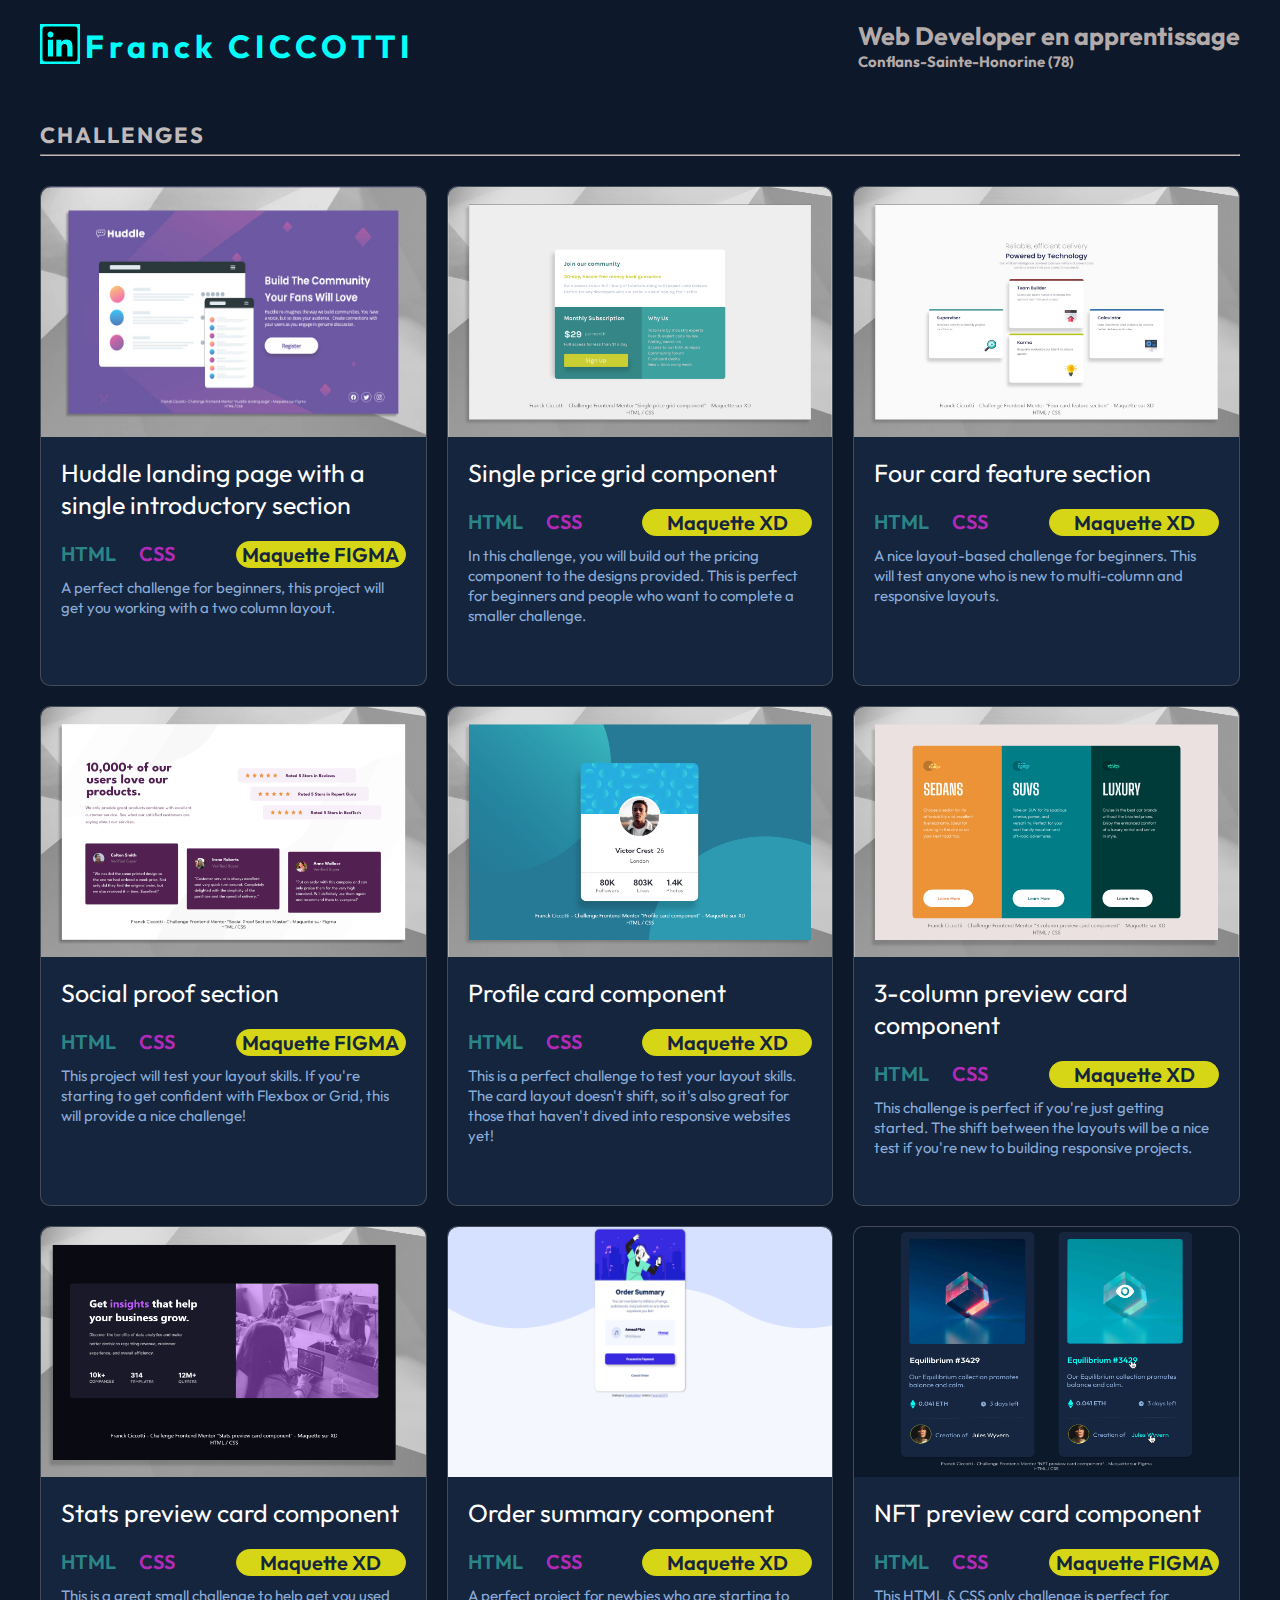
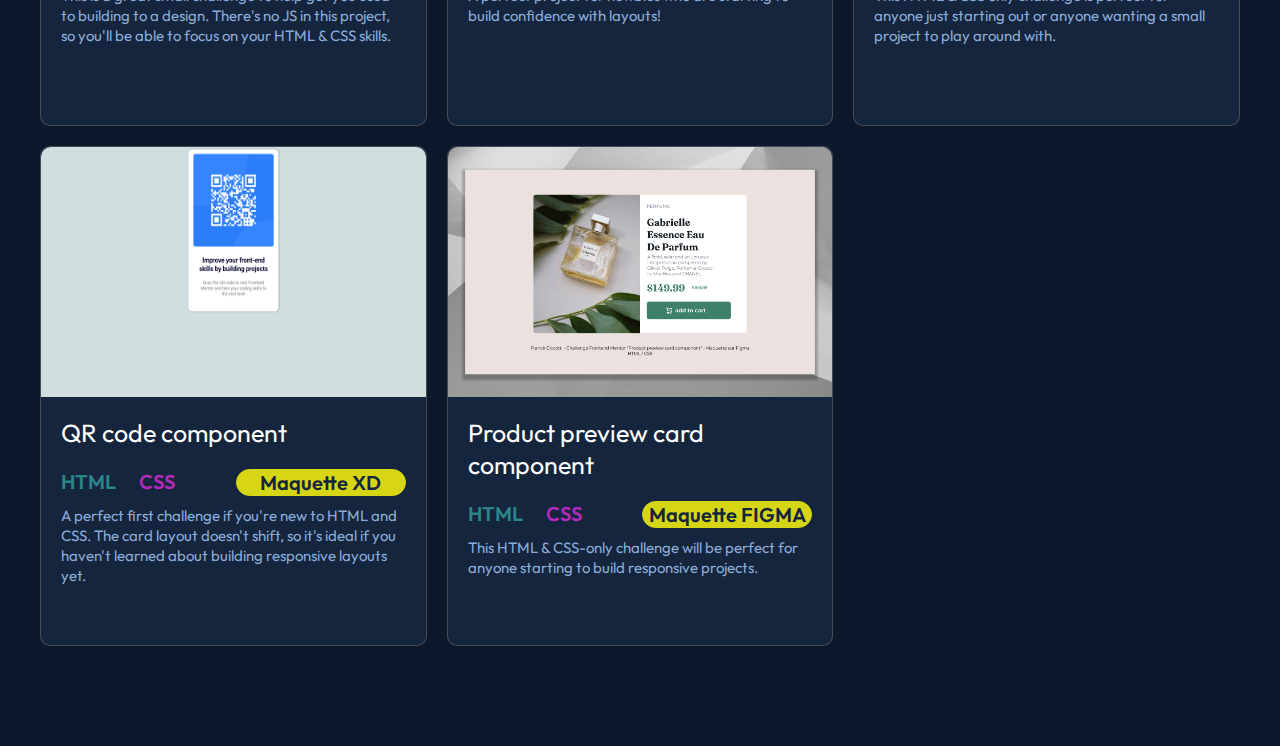
<file: index.html>
<!DOCTYPE html>
<html lang="en">
<head>
    <meta charset="UTF-8">
    <meta http-equiv="X-UA-Compatible" content="IE=edge">
    <meta name="viewport" content="width=device-width, initial-scale=1.0">
    
    <!-- <link rel="stylesheet" href="https://cdnjs.cloudflare.com/ajax/libs/font-awesome/6.1.2/css/all.min.css"> -->

    <link rel="icon" type="image/png" sizes="32x32" href="./Medias/github_logo_icon_147285.png">
    <link rel="stylesheet" href="./index.css">
    <title>Web Dev Franck CICCOTTI</title>
</head>
<body">

    <!-- HEADER -->
    <header>
        <span class="head">
            <a href="https://www.linkedin.com/in/franck-ciccotti/" target="_blank">
                <svg xmlns="http://www.w3.org/2000/svg" viewBox="0 0 448 512"><!--! Font Awesome Pro 6.1.2 by @fontawesome - https://fontawesome.com License - https://fontawesome.com/license (Commercial License) Copyright 2022 Fonticons, Inc. --><path d="M416 32H31.9C14.3 32 0 46.5 0 64.3v383.4C0 465.5 14.3 480 31.9 480H416c17.6 0 32-14.5 32-32.3V64.3c0-17.8-14.4-32.3-32-32.3zM135.4 416H69V202.2h66.5V416zm-33.2-243c-21.3 0-38.5-17.3-38.5-38.5S80.9 96 102.2 96c21.2 0 38.5 17.3 38.5 38.5 0 21.3-17.2 38.5-38.5 38.5zm282.1 243h-66.4V312c0-24.8-.5-56.7-34.5-56.7-34.6 0-39.9 27-39.9 54.9V416h-66.4V202.2h63.7v29.2h.9c8.9-16.8 30.6-34.5 62.9-34.5 67.2 0 79.7 44.3 79.7 101.9V416z"/></svg>
            </a>

            <a href="https://www.linkedin.com/in/franck-ciccotti/" target="_blank"> 
            <h1>Franck CICCOTTI</h1></a>
        </span>
        <span>
            <h2>Web Developer en apprentissage</h2>
            <h2 class="ville">Conflans-Sainte-Honorine (78)</h2>
        </span>
    </header>

    <!-- NAV -->
    <nav>
        <a href="https://www.frontendmentor.io/challenges?difficulties=1&types=free" target="_blank" >
        <h3>Challenges</h3></a>
        <hr>
    </nav>

    <main>

        <!-- CHALLENGE 11 -->
        <section>
            <div class="card">
                <a href="./Projets/Challenges/11. Huddle landing page/11huddle-landing-page.html" target="_blank"> <img src="./Projets/Maquettes Web Challenges/11. Huddle landing page1024_1.jpg" alt="Huddle landing page with a single introductory section">
                </a> 
            </div>
            <span class="bloc-text">
                <a href="./Projets/Challenges/11. Huddle landing page/11huddle-landing-page.html" target="_blank">
                    <h1 class="title">Huddle landing page with a single introductory section</h1>
                </a>
                <span class="html-css">
                    <span>
                        <span class="green">HTML</span>
                        <span class="pink">CSS</span>
                    </span>
                    <a href="./Projets/Maquettes Web Challenges/11. Huddle landing page1024_1.jpg" target="_blank" class="maquette">Maquette FIGMA</a>
                </span>
                <p>A perfect challenge for beginners, this project will get you working with a two column layout.</p>
            </span>
        </section>

        <!-- CHALLENGE 10 -->
        <section>
            <div class="card">
                <a href="./Projets/Challenges/10. Single price grid component/10single-price-grid-component.html" target="_blank"> <img src="./Projets/Maquettes Web Challenges/10. Single price grid component.jpg" alt="Single price grid component">
                </a> 
            </div>
            <span class="bloc-text">
                <a href="./Projets/Challenges/10. Single price grid component/10single-price-grid-component.html" target="_blank">
                    <h1 class="title">Single price grid component</h1>
                </a>
                <span class="html-css">
                    <span>
                        <span class="green">HTML</span>
                        <span class="pink">CSS</span>
                    </span>
                    <a href="./Projets/Maquettes Web Challenges/10. Single price grid component.jpg" target="_blank" class="maquette">Maquette XD</a>
                </span>
                <p>In this challenge, you will build out the pricing component to the designs provided. This is perfect for beginners and people who want to complete a smaller challenge.</p>
            </span>
        </section>

        <!-- CHALLENGE 09 -->
        <section>
            <div class="card">
                <a href="./Projets/Challenges/09. Four card feature section/09four-card-feature-section.html" target="_blank"> <img src="./Projets/Maquettes Web Challenges/09. Four card feature section.jpg" alt="Four card feature section">
                </a> 
            </div>
            <span class="bloc-text">
                <a href="./Projets/Challenges/09. Four card feature section/09four-card-feature-section.html" target="_blank">
                    <h1 class="title">Four card feature section</h1>
                </a>
                <span class="html-css">
                    <span>
                        <span class="green">HTML</span>
                        <span class="pink">CSS</span>
                    </span>
                    <a href="./Projets/Maquettes Web Challenges/09. Four card feature section.jpg" target="_blank" class="maquette">Maquette XD</a>
                </span>
                <p>A nice layout-based challenge for beginners. This will test anyone who is new to multi-column and responsive layouts.</p>
            </span>
        </section>

        <!-- CHALLENGE 08 -->
        <section>
            <div class="card">
                <a href="./Projets/Challenges/08. Social proof section/08size-social-proof-section.html" target="_blank"> <img src="./Projets/Maquettes Web Challenges/08. Social Proof Section.jpg" alt="Social proof section">
                </a> 
            </div>
            <span class="bloc-text">
                <a href="./Projets/Challenges/08. Social proof section/08size-social-proof-section.html" target="_blank">
                    <h1 class="title">Social proof section</h1>
                </a>
                <span class="html-css">
                    <span>
                        <span class="green">HTML</span>
                        <span class="pink">CSS</span>
                    </span>
                    <a href="./Projets/Maquettes Web Challenges/08. Social Proof Section.jpg" target="_blank" class="maquette">Maquette FIGMA</a>
                </span>
                <p>This project will test your layout skills. If you're starting to get confident with Flexbox or Grid, this will provide a nice challenge!</p>
            </span>
        </section>

        <!-- CHALLENGE 07 -->
        <section>
            <div class="card">
                <a href="./Projets/Challenges/07. Profile card component/07profile-card-component.html" target="_blank"> <img src="./Projets/Maquettes Web Challenges/07. Profile card component.jpg" alt="Profile card component">
                </a> 
            </div>
            <span class="bloc-text">
                <a href="./Projets/Challenges/07. Profile card component/07profile-card-component.html" target="_blank">
                    <h1 class="title">Profile card component</h1>
                </a>
                <span class="html-css">
                    <span>
                        <span class="green">HTML</span>
                        <span class="pink">CSS</span>
                    </span>
                    <a href="./Projets/Maquettes Web Challenges/07. Profile card component.jpg" target="_blank" class="maquette">Maquette XD</a>
                </span>
                <p>This is a perfect challenge to test your layout skills. The card layout doesn't shift, so it's also great for those that haven't dived into responsive websites yet!</p>
            </span>
        </section>

        <!-- CHALLENGE 06 -->
        <section>
            <div class="card">
                <a href="./Projets/Challenges/06. 3 column preview card component/06-3column-preview-card.html" target="_blank"> <img src="./Projets/Maquettes Web Challenges/06. 3 column preview card component.jpg" alt="3-column preview card component">
                </a> 
            </div>
            <span class="bloc-text">
                <a href="./Projets/Challenges/06. 3 column preview card component/06-3column-preview-card.html" target="_blank">
                    <h1 class="title">3-column preview card component</h1>
                </a>
                <span class="html-css">
                    <span>
                        <span class="green">HTML</span>
                        <span class="pink">CSS</span>
                    </span>
                    <a href="./Projets/Maquettes Web Challenges/06. 3 column preview card component.jpg" target="_blank" class="maquette">Maquette XD</a>
                </span>
                <p>This challenge is perfect if you're just getting started. The shift between the layouts will be a nice test if you're new to building responsive projects.</p>
            </span>
        </section>

        <!-- CHALLENGE 05 -->
        <section>
            <div class="card">
                <a href="./Projets/Challenges/05. Stats preview card component/05stats-preview-card-component.html" target="_blank"> <img src="./Projets/Maquettes Web Challenges/05. Stats preview card component.jpg" alt="Stats preview card component">
                </a> 
            </div>
            <span class="bloc-text">
                <a href="./Projets/Challenges/05. Stats preview card component/05stats-preview-card-component.html" target="_blank">
                    <h1 class="title">Stats preview card component</h1>
                </a>
                <span class="html-css">
                    <span>
                        <span class="green">HTML</span>
                        <span class="pink">CSS</span>
                    </span>
                    <a href="./Projets/Maquettes Web Challenges/05. Stats preview card component.jpg" target="_blank" class="maquette">Maquette XD</a>
                </span>
                <p>This is a great small challenge to help get you used to building to a design. There's no JS in this project, so you'll be able to focus on your HTML & CSS skills.</p>
            </span>
        </section>

        <!-- CHALLENGE 04 -->
        <section>
            <div class="card">
                <a href="./Projets/Challenges/04. Order summary component/04order-summary-component.html" target="_blank"> <img src="./Projets/Maquettes Web Challenges/04. Order summary component.png" alt="Order summary component">
                </a> 
            </div>
            <span class="bloc-text">
                <a href="./Projets/Challenges/04. Order summary component/04order-summary-component.html" target="_blank">
                    <h1 class="title">Order summary component</h1>
                </a>
                <span class="html-css">
                    <span>
                        <span class="green">HTML</span>
                        <span class="pink">CSS</span>
                    </span>
                    <a href="./Projets/Maquettes Web Challenges/04. Order summary component.png" target="_blank" class="maquette">Maquette XD</a>
                </span>
                <p>A perfect project for newbies who are starting to build confidence with layouts!</p>
            </span>
        </section>

        <!-- CHALLENGE 03 -->
        <section>
            <div class="card">
                <a href="./Projets/Challenges/03. NFT preview card component/03nft-preview-card-component.html" target="_blank"> <img src="./Projets/Maquettes Web Challenges/03. NFT preview card component.jpg" alt="NFT preview card component">
                </a> 
            </div>
            <span class="bloc-text">
                <a href="./Projets/Challenges/03. NFT preview card component/03nft-preview-card-component.html" target="_blank">
                    <h1 class="title">NFT preview card component</h1>
                </a>
                <span class="html-css">
                    <span>
                        <span class="green">HTML</span>
                        <span class="pink">CSS</span>
                    </span>
                    <a href="./Projets/Maquettes Web Challenges/03. NFT preview card component.jpg" target="_blank" class="maquette">Maquette FIGMA</a>
                </span>
                <p>This HTML & CSS only challenge is perfect for anyone just starting out or anyone wanting a small project to play around with.</p>
            </span>
        </section>

        <!-- CHALLENGE 02 -->
        <section>
            <div class="card">
                <a href="./Projets/Challenges/02. QR code component/02qr-code-component.html" target="_blank"> <img src="./Projets/Maquettes Web Challenges/02. QR code component.png" alt="QR code component">
                </a> 
            </div>
            <span class="bloc-text">
                <a href="./Projets/Challenges/02. QR code component/02qr-code-component.html" target="_blank">
                    <h1 class="title">QR code component</h1>
                </a>
                <span class="html-css">
                    <span>
                        <span class="green">HTML</span>
                        <span class="pink">CSS</span>
                    </span>
                    <a href="./Projets/Maquettes Web Challenges/02. QR code component.png" target="_blank" class="maquette">Maquette XD</a>
                </span>
                <p>A perfect first challenge if you're new to HTML and CSS. The card layout doesn't shift, so it's ideal if you haven't learned about building responsive layouts yet.</p>
            </span>
        </section>

        <!-- CHALLENGE 01 -->
        <section>
            <div class="card">
                <a href="./Projets/Challenges/01. Product preview card component/01product-preview-card-component.html" target="_blank"> <img src="./Projets/Maquettes Web Challenges/01. Product preview card component.jpg" alt="Product preview card component">
                </a> 
            </div>
            <span class="bloc-text">
                <a href="./Projets/Challenges/01. Product preview card component/01product-preview-card-component.html" target="_blank">
                    <h1 class="title">Product preview card component</h1>
                </a>
                <span class="html-css">
                    <span>
                        <span class="green">HTML</span>
                        <span class="pink">CSS</span>
                    </span>
                    <a href="./Projets/Maquettes Web Challenges/01. Product preview card component.jpg" target="_blank" class="maquette">Maquette FIGMA</a>
                </span>
                <p>This HTML & CSS-only challenge will be perfect for anyone starting to build responsive projects.</p>
            </span>
        </section>






    </main>

    <footer></footer>

    <!-- <img src="./Images/img1.jpg" alt="une image aléatoire"> -->
</body>
</html>
</file>
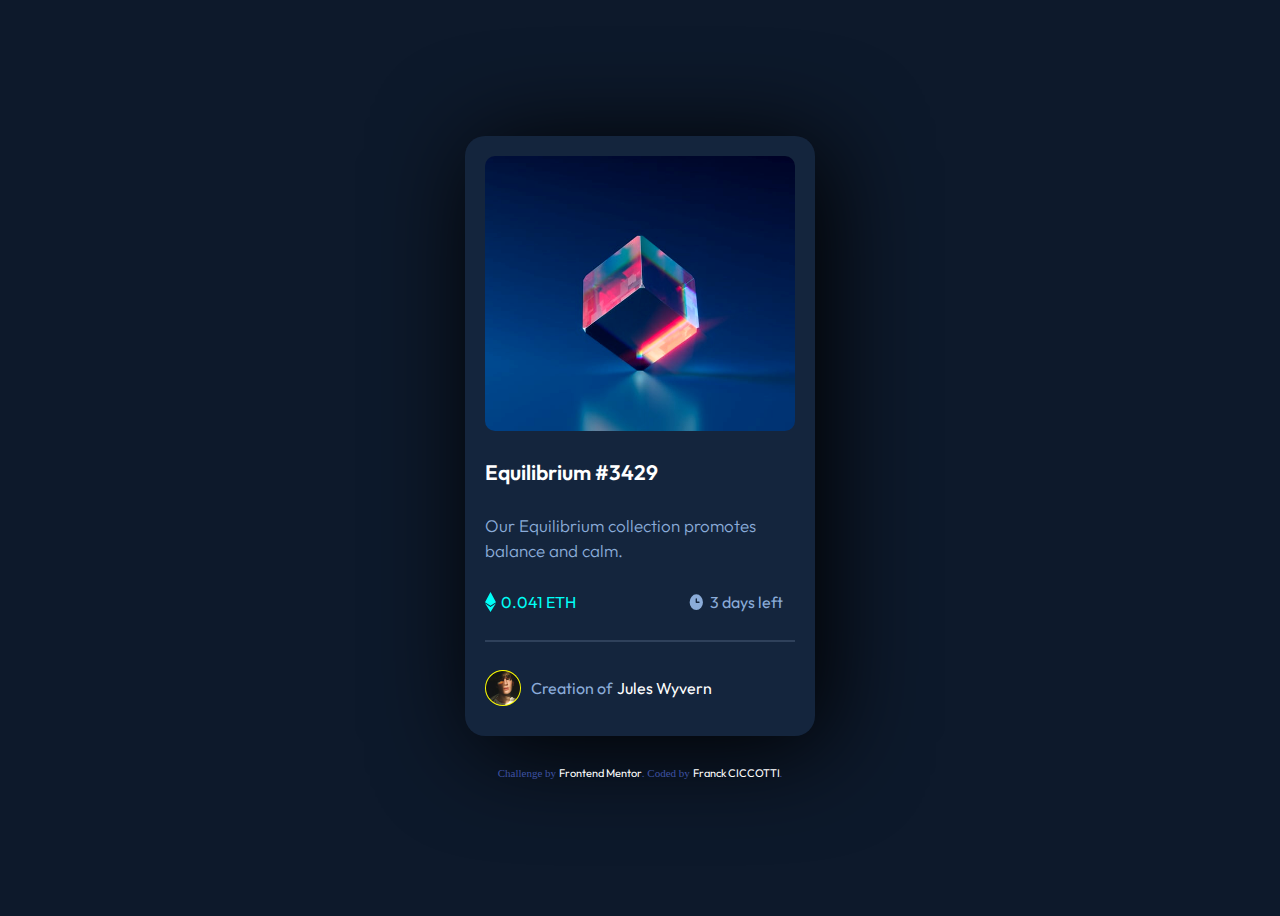
<file: Projets/Challenges/03. NFT preview card component/03nft-preview-card-component.html>
<!DOCTYPE html>
<html lang="en">
<head>
  <meta charset="UTF-8">
  <meta name="viewport" content="width=device-width, initial-scale=1.0"> <!-- displays site properly based on user's device -->

  <link rel="icon" type="image/png" sizes="32x32" href="./images/favicon-32x32.png">
  <link rel="stylesheet" href="./nft-preview-card-component.css">
  
  <title>03 Challenge FM | NFT preview card component</title>

  <!-- Feel free to remove these styles or customise in your own stylesheet 👍 -->
  <style>
    .attribution { font-size: 11px; text-align: center; color: hsl(228, 45%, 44%); }
    .attribution a { color: hsl(228, 45%, 44%); color: white; }
  </style>
</head>
<body>

  <!-- LE CHALLENGE -->
  <div class="challenge">

    <!-- PARTIE 1 IMAGE LIEN -->
      <a href="#" class="image-equilibrium"></a>

    <!-- PARTIE 2 TEXT -->

      <!-- TITLE LIEN -->

      <h1>
        <a href="#">Equilibrium #3429</a>
      </h1>

      <!-- TEXT -->
      <p class="our-equilibrium">Our Equilibrium collection promotes balance and calm.</p>

      <!-- BLOC NUMBERS -->
      <div class="numbers">
        <div class="bloc-number01">
          <img src="./Images/icon-ethereum.svg" alt="icon ethereum" class="icon-ethereum">
          <p class="number1">0.041 ETH</p>
        </div>
        <div class="bloc-number02">
          <img src="./Images/icon-clock.svg" alt="icon clock" class="icon-clock">
          <P class="number2">3 days left</P>
        </div>
      </div>
    
      <!-- LINE -->
      <hr>

      <!-- CREATOR -->
      <div class="creator">
        <!-- BLOC AVATAR AVEC UNE BORDURE DORE -->
        <div id="bloc-avatar">
          <div id="cercle"> </div>
          <img src="./Images/image-avatar.png" alt="image-avatar" id="image-avatar">
        </div>
        <!-- TEXT -->
        <p class="creation">Creation of</p>
        <!-- LIEN JULES WYVERN -->
        <a href="#" class="jules">Jules Wyvern</a>
      </div>
        
  </div>
  
  <div class="attribution">
    Challenge by <a href="https://www.frontendmentor.io?ref=challenge" target="_blank">Frontend Mentor</a>. 
    Coded by <a href="#">Franck CICCOTTI</a>.
  </div>
</body>
</html>
</file>
<file: index.css>
@font-face {
    font-family: outfit;
    src: url(./Fonts/Outfit/Outfit-VariableFont_wght.ttf);
}

* {
    /* border: 1px solid black; */
    color: black;
    margin: 0;
    box-sizing: border-box;
}

body {
    /* border: 1px solid rgb(148, 148, 148); */
    background-color: hsl(216, 4%, 47%);
    background-color: hsl(217, 54%, 11%);
    margin: 0 auto;
    /* width: 1200px; */
    /* height: 1500px; */
    /* min-width: 100vh; */
    display: flex;
    flex-direction: column;
    justify-content: center;
    align-items: center;
    font-family: outfit;
    padding-bottom: 100px;
}

a {
    text-decoration: none;
}

/* HEADER */
header {
    /* border: 1px solid black; */
    width: 1200px;
    padding : 20px 0px ;
    display: flex;
    justify-content: space-between;
    margin-bottom: 30px;
}

/* LOGO + FRANCK CICCOTTI */
.head {
    display: flex;
    align-items: center;
}
.head svg {
    /* border: 1px solid yellow; */
    background-color: #00FFF8;
    color: #00FFF8;
    width: 40px;
    height: 40px;
    margin-right: 5px;
}
header h1 {
    color: #00FFF8;
    letter-spacing: 5px;
}

/* WEB DEVELOPER */
header h2 {
    color: rgb(179, 170, 170);
    font-size: 25px;
}
.ville {
    font-size: 15px;
}


/* NAV */
nav h3 {
    /* border: 1px solid black; */
    color: rgb(192, 185, 185);
    width: 1200px;
    font-size: 22px;
    margin-bottom: 5px;
    text-transform: uppercase ;
    letter-spacing: 2px;
}

nav hr {
    border-color: rgb(192, 185, 185);
    color: rgb(192, 185, 185);
    margin-bottom: 30px;
}

/* MAIN */
main {
    /* border: 1px solid yellow; */
    display: grid;
    width: 1200px;
    grid-template-columns : auto auto auto;
    gap: 20px;
    justify-content: space-between;
    margin: 0;
}


/* SECTION */
section {
    border: 1px solid rgba(114, 114, 114, 0.5);
    background-color: hsl(216, 50%, 16%);
    border-radius: 10px;
    height: 500px;
}

    /* ZONE IMAGE */
    .card {
        /* border: 1px solid red; */
        /* background-color: rgb(116, 67, 75); */
        height: 250px;
    }

    .card a {
        width: 290px;
        height: 150px;
    }
    .card a:hover {
        width: 390px;
        height: 250px;
    }

    a img {
        width: 100%;
        height: 250px;
        border-radius: 10px 10px 0px 0px;
    }

    a img:hover {
        transform: scale(1.01);
    }

    /* BLOC TEXT */
    .bloc-text {
        /* border: 1px solid red; */
        color: hsl(215, 32%, 27%);
        /* height: 250px; */
        padding: 0px 20px;
        display: flex;
        flex-direction: column;
    }

    /* TITLE */
    .bloc-text a {
        margin-top: 20px;
        text-decoration: none;

    }
    .bloc-text a:hover {
        text-decoration:underline ;
        color: white;
    }

    .title {
        color: hsl(0, 0%, 100%);
        font-size: 25px;
        font-weight: 600;
        font-weight: 400;
        margin: 0;
        padding-bottom: 20px;
    }
    
    /* SPAN HTML CSS */
    .html-css {
        /* border: 1px solid yellow; */
        display: flex;
        flex-direction: row;
        justify-content: space-between;
        padding: 0;
        padding-bottom: 10px;
        margin: 0;
    }
    .green {
        color: hsl(182, 52%, 35%);
        font-size: 15px;
        font-size: 20px;
        font-weight: 600;
        /* padding-left: 0; */
        margin: 0;
    }
    .pink {
        color: hsl(298, 63%, 44%);
        font-size: 15px;
        font-size: 20px;
        font-weight: 600;
        padding-left: 20px;
        margin: 0;
    }
    a.maquette {
        border: 1px solid rgb(214, 214, 23);
        background-color: rgb(214, 214, 23);
        border-radius: 50px;
        width: 170px;
        color: hsl(340, 64%, 45%);
        color: hsl(216, 50%, 16%);
        font-size: 15px;
        font-size: 20px;
        font-weight: 600;
        margin: 0;
        text-align: center;
    }
    a.maquette:hover {
        text-decoration: none;
        color: rgb(214, 214, 23);
        background-color: hsl(216, 50%, 16%);
    }


    /* TEXT */
    section span p {
        margin: 20px 0;
        color: #8BACD9;
        font-size: 15px;
        line-height: 20px;
        margin: 0;
    }
</file>
<file: Projets/Challenges/03. NFT preview card component/nft-preview-card-component.css>
@font-face {
    font-family: outfit;
    src: url(./Font-Outfit/Outfit-VariableFont_wght.ttf);
}

body {
    background-color: #0D192B;
    min-height: 900px;
    display: flex;
    flex-direction: column;
    align-items: center;
    justify-content: center;
}

* {
    box-sizing: border-box;
}

/* TITLE - TEXT & LIEN */
h1, p, a{
    font-family: outfit;
}

h1, a {
    color: white;
}

p {
    color: #8BACD9;
}

a {
    text-decoration: none;
}
a:hover {
        color: #00FFF8;
}

/* CHALLENGE */
.challenge {
    /* border: 1px solid black; */
    box-shadow: 10px 10px 100px;
    border-radius: 20px;
    background-color: #14253D;
    width: 350px;
    height: 600px;
    display: flex;
    flex-direction: column;
    justify-content: space-between;
    margin: 0;
    margin-bottom: 30px;
    padding: 20px 20px 30px 20px;
}


/* PARTIE 1 MAIN IMAGE */
.image-equilibrium {
    /* border: 1px solid yellow; */
    height: 50%;
    background: url(./Images/image-equilibrium.jpg);
    filter: contrast(120%);
    background-size: cover;
    background-repeat: no-repeat;
    background-position: center;
    border-radius: 10px;
    margin: 0;
}
.image-equilibrium:hover {
    background: linear-gradient(hsla(178, 100%, 50%, 0.5), rgba(128, 255, 255, 0.5)), url(./images/icon-view.svg), url(./images/image-equilibrium.jpg);
    background-size: auto, auto, 100%;
    background-repeat: no-repeat;
    background-position: center;
}


/* PARTIE 2 TEXT */

/* TITLE EQUILIBRIUM */
h1 {
    /* border: 1px solid black; */
    font-size: 21px;
    font-weight: 600;
    width: 180px;
    margin: 0;
}

/* TEXT OUR EQUILIBRIUM */
.our-equilibrium {
    /* border: 1px solid black; */
    font-size: 17px;
    font-weight: 300;
    line-height: 25px;
    width: 280px;
    margin: 0;
}

/* NUMBERS */
.numbers {
    /* border: 1px solid red; */
    width: 300px;
    display: flex;
    justify-content: space-between;
}

    /* BLOC NUMBER 01 */
    .bloc-number01 {
        /* border: 1px solid black; */
        display: flex;
        margin: 0;
    }
    /* ICON ETHEREUM */
    .icon-ethereum{
        /* border: 1px solid black; */
        margin: 0;
        margin-right: 5px;
    }
    /* NUMBER1 */
    .number1 {
        /* border: 1px solid black;   */
        color: hsl(178, 100%, 50%);
        font-size: 16px;
        font-weight: 400;
        width: 75px;
        margin: 0;
    }

    /* BLOC NUMBER 02 */
    .bloc-number02 {
        /* border: 1px solid black; */
        display: flex;
        margin: 0;
    }
    /* ICON CLOCK */
    .icon-clock {
        /* border: 1px solid black; */
        margin: 0;
        margin-right: 5px;
    } 
    /* NUMBER2 */
    .number2{
        /* border: 1px solid black;     */
        font-size: 16px;
        font-weight: 400;
        margin: 0;
        width: 75px;
    }
    
    /* LINE */
        hr {
            border: 0.5px solid #2F415B;    
            margin: 0;
        }
        
        
        /* CREATOR */
        .creator {
            /* border: 1px solid black; */
            width: 227px;
            display: flex; 
            align-items: center;
            margin: 0;
        }

            /* BLOC IMAGE AVATAR */
            #bloc-avatar {
                /* border: 1px solid red;   */
                display: flex;
                justify-content: center;
                align-items: center;
                margin: 0;
                margin-right: 10px;
            }
                /* CERCLE */
                #cercle {
                    /* border: 1px solid green;   */
                    width: 36px;
                    height: 36px;
                    border-radius: 100%;
                    background-color: yellow;
                    margin: 0;
                }
                /* IMAGE AVATAR */
                #image-avatar {
                    /* border: 1px solid black;   */
                    width: 34px;
                    height: 34px;
                    margin: 0;
                    position: absolute;
                }

            /* CREATION */
            .creation {
                /* border: 1px solid black;    */
                font-size: 16px;
                font-weight: 400;
                margin: 0;
                margin-right: 5px;
            }
            /* JULES */
            .jules {
                /* border: 1px solid black; */
                margin: 0;
                font-size: 16px;
                font-weight: 400;
            }
</file>
